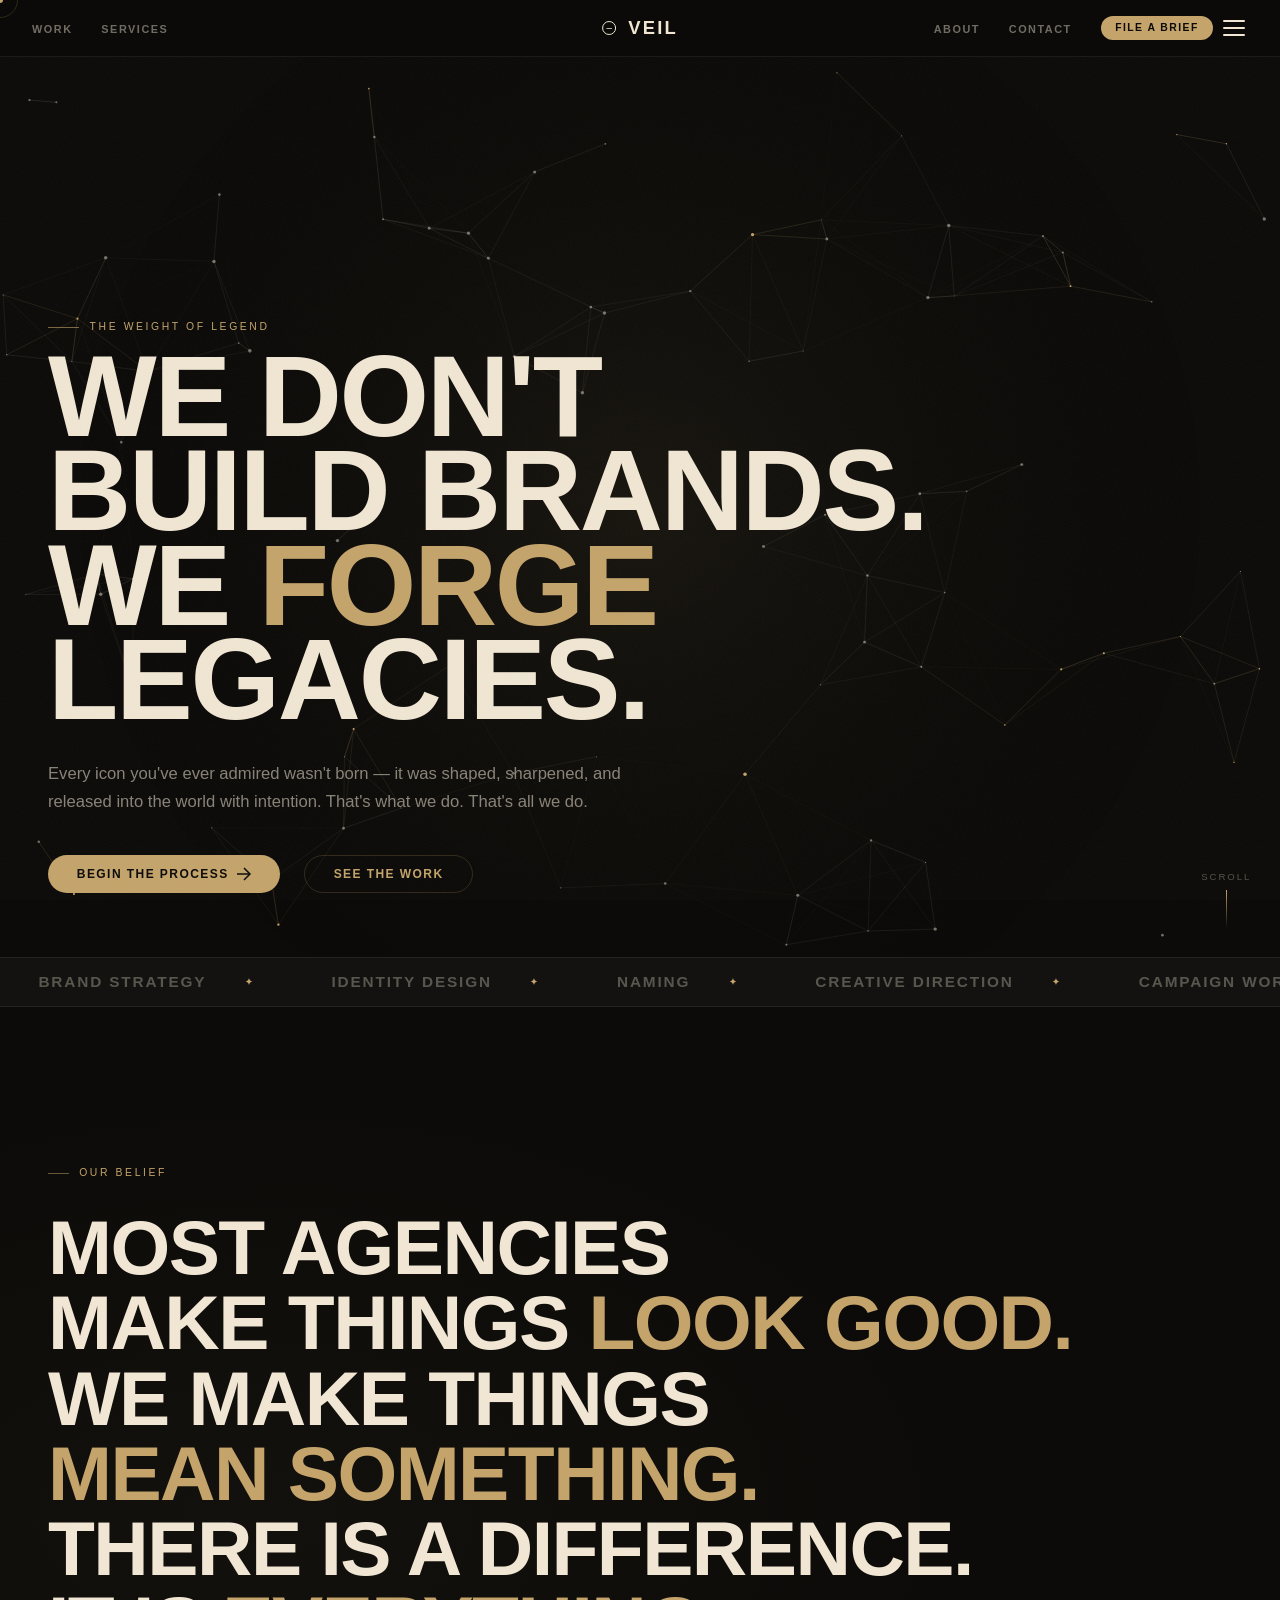
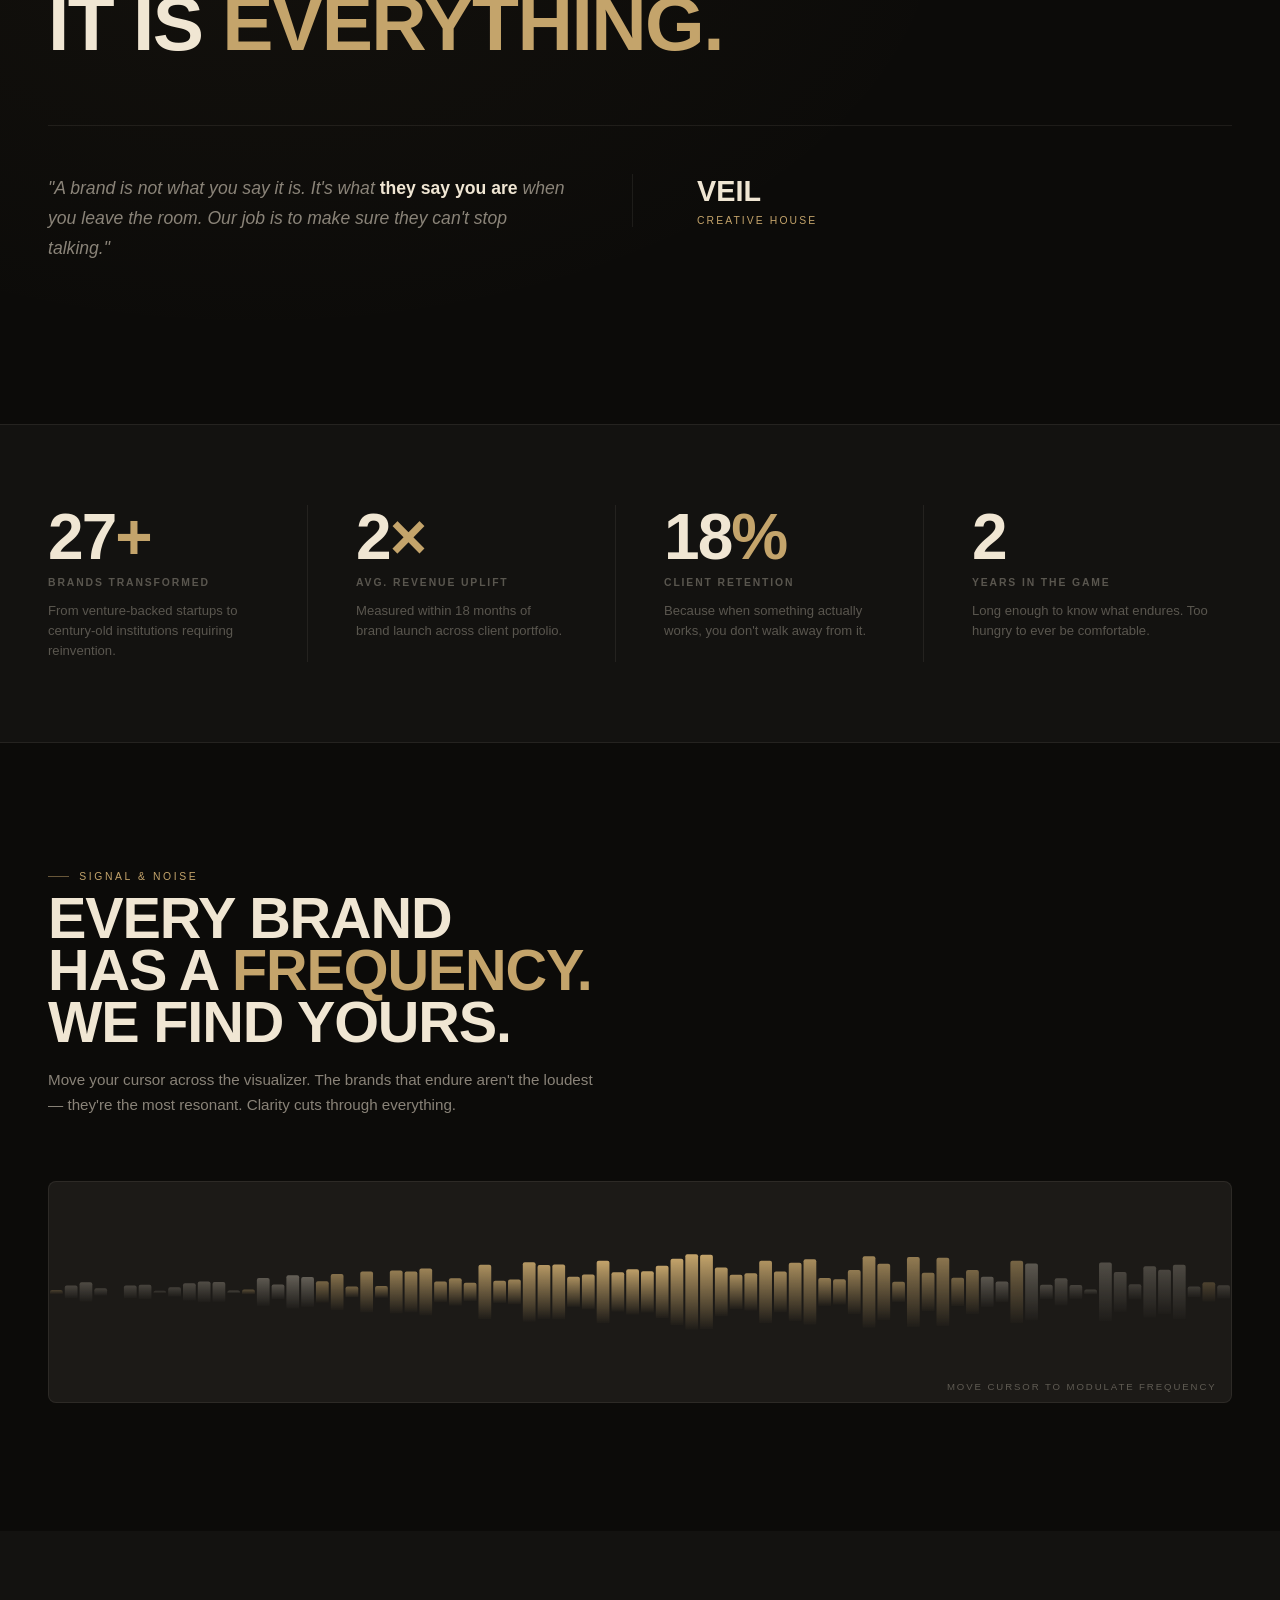
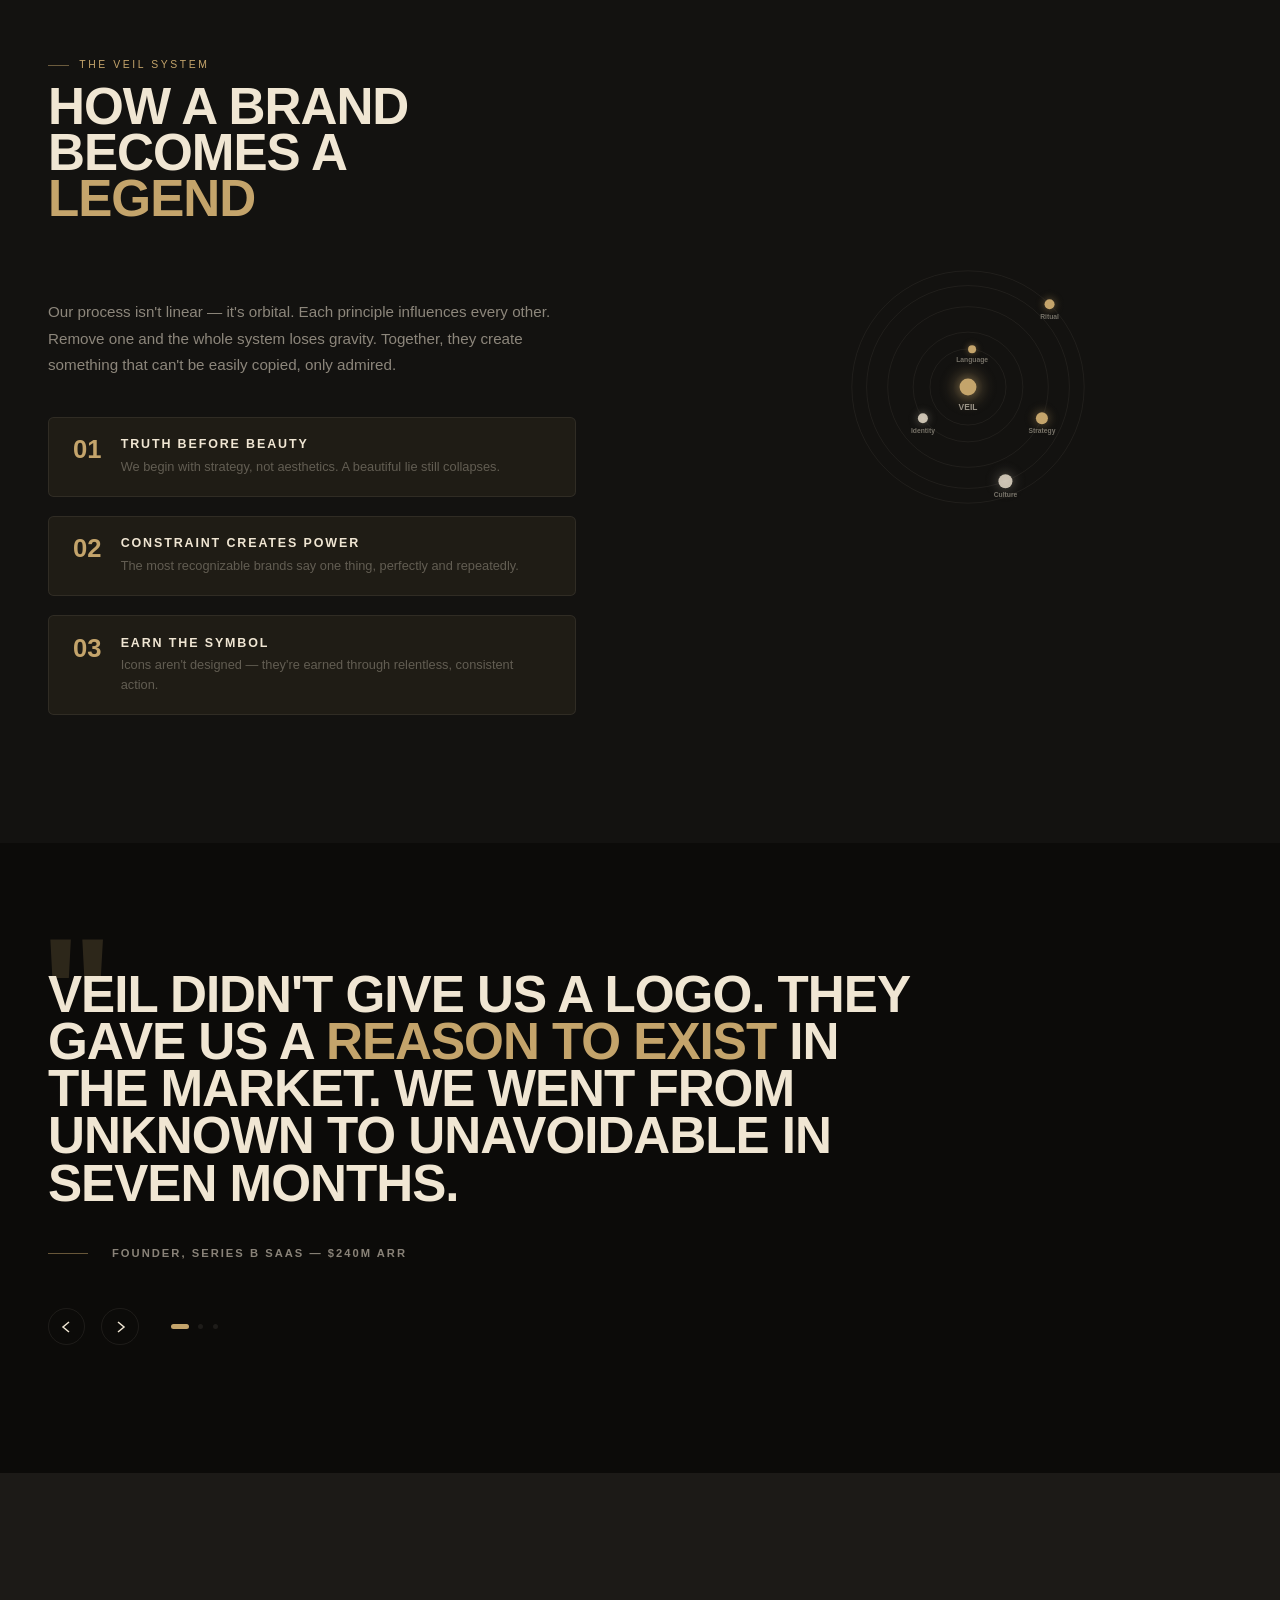
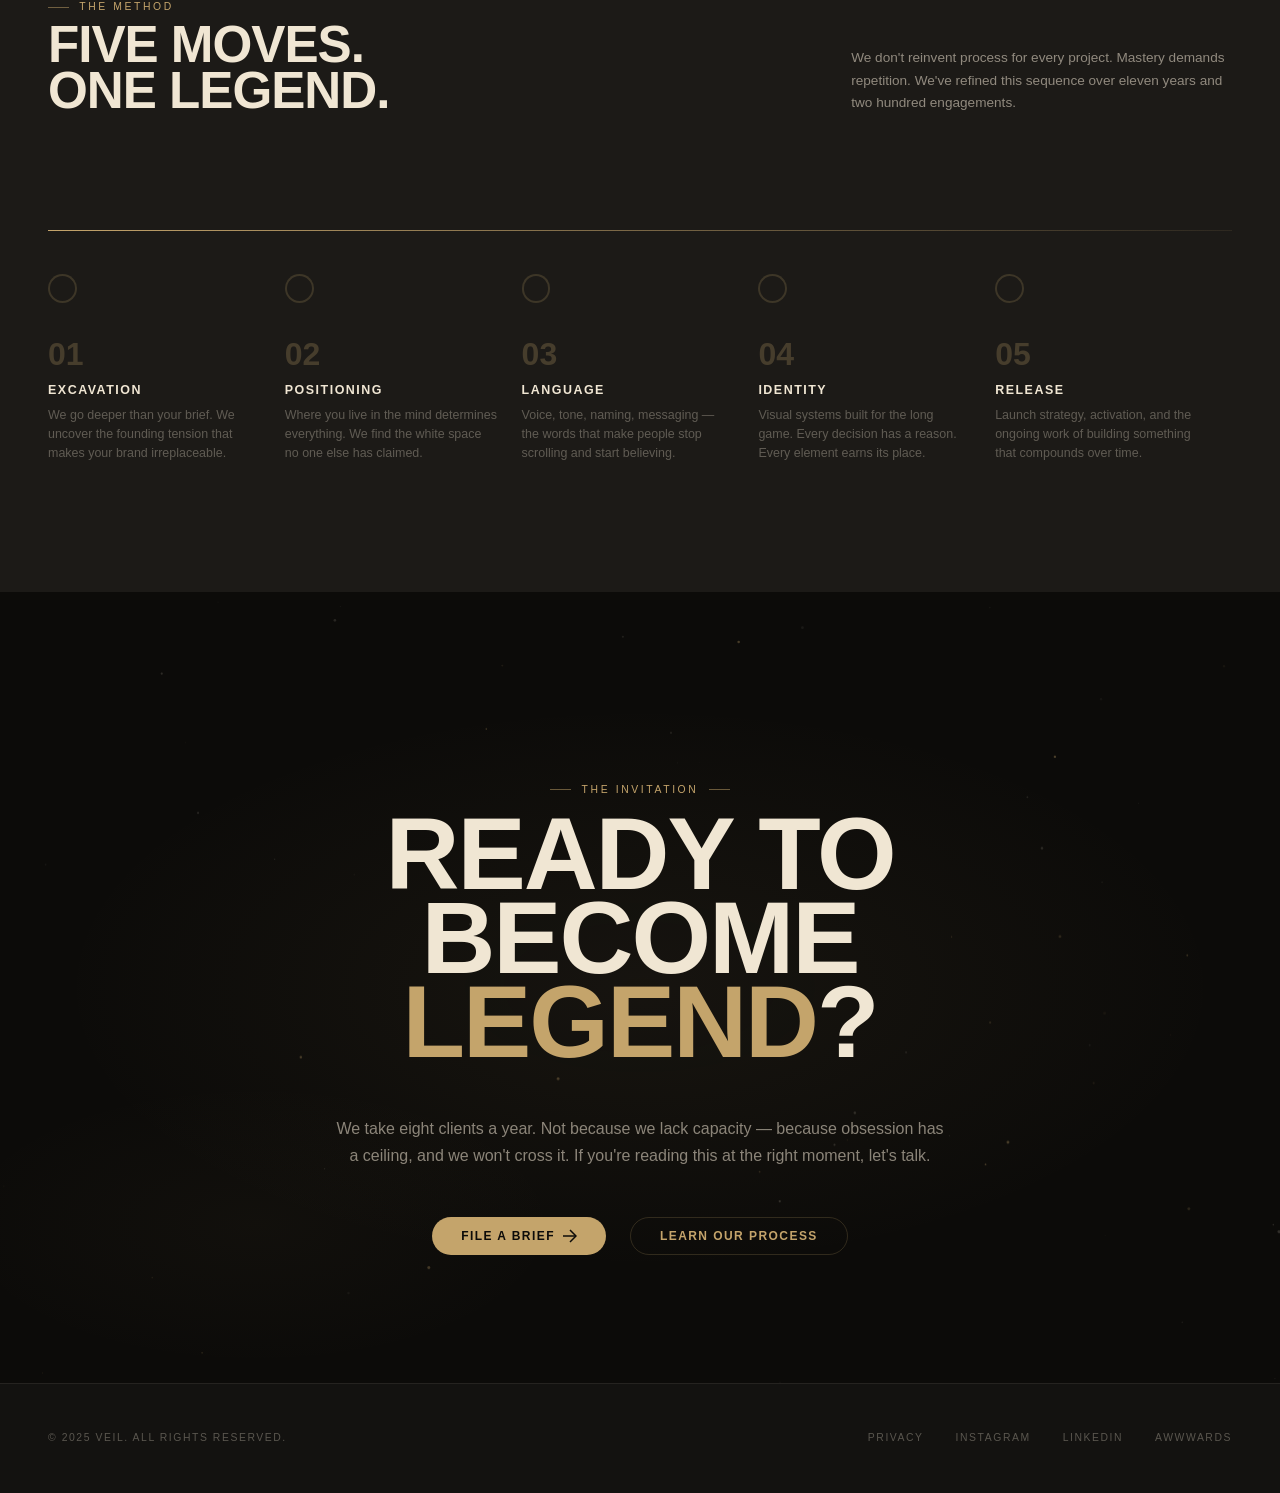
<file: experience.html>
<!DOCTYPE html>
<html lang="en">
<head>
<meta charset="UTF-8">
<meta name="viewport" content="width=device-width, initial-scale=1.0">
<title>VEIL — The Weight of Legend</title>
<style>
/* ─── BRAND TOKENS ─────────────────────────────── */
:root {
  --bg:          #0c0b09;
  --bg-mid:      #131210;
  --bg-lift:     #1c1a17;
  --bg-high:     #242018;
  --gold:        #c4a46b;
  --gold-lt:     #d4b87c;
  --gold-glow:   rgba(196,164,107,.07);
  --gold-border: rgba(196,164,107,.2);
  --gold-faint:  rgba(196,164,107,.1);
  --cream:       #f0e6d3;
  --cream-mid:   rgba(240,230,211,.55);
  --cream-dim:   rgba(240,230,211,.32);
  --cream-ghost: rgba(240,230,211,.08);
  --rule:        rgba(240,230,211,.08);
  --rule-mid:    rgba(240,230,211,.13);
  --ease:        cubic-bezier(.65,.01,.05,.99);
  --menu-padding: 2em;
}

/* ─── RESET ────────────────────────────────────── */
*,*::before,*::after { margin:0; padding:0; box-sizing:border-box; }
html { scroll-behavior:smooth; }
body {
  background:var(--bg); color:var(--cream);
  font-family:"PType Text",sans-serif;
  font-size:16px; font-weight:400; line-height:1.2;
  overflow-x:hidden;
  cursor:none;
}
a { text-decoration:none; color:inherit; }
ul { list-style:none; }
button { cursor:none; }

/* ─── FONTS ────────────────────────────────────── */
@font-face { font-family:"PType Display"; src:url("https://assets.website-files.com/60e4912ee7c15fb303f4c588/60e491f57f25e15bc971a03a_manuka-condensed-web-black.woff") format("woff"); font-weight:900; font-display:swap; }
@font-face { font-family:"PType Text"; src:url("https://assets.website-files.com/60e4912ee7c15fb303f4c588/60e492c541078e283f2bf759_soehne-web-kraftig.woff") format("woff"); font-weight:600; font-display:swap; }
@font-face { font-family:"PType Text"; src:url("https://assets.website-files.com/60e4912ee7c15fb303f4c588/60e492c5ed8ba9d6d959a06b_soehne-web-buch.woff") format("woff"); font-weight:400; font-display:swap; }
@font-face { font-family:"PP Neue Corp Tight"; src:url("https://cdn.prod.website-files.com/673af51dea86ab95d124c3ee/673b0f5784f7060c0ac05534_PPNeueCorp-TightUltrabold.otf") format("opentype"); font-weight:700; font-display:swap; }

/* ─── CUSTOM CURSOR ────────────────────────────── */
#cursor-dot {
  position:fixed; top:0; left:0; width:6px; height:6px;
  background:var(--gold); border-radius:50%;
  pointer-events:none; z-index:99999;
  transform:translate(-50%,-50%);
  transition:width .2s, height .2s, background .2s;
}
#cursor-ring {
  position:fixed; top:0; left:0; width:36px; height:36px;
  border:1px solid var(--gold-border);
  border-radius:50%; pointer-events:none; z-index:99998;
  transform:translate(-50%,-50%);
  transition:width .35s var(--ease), height .35s var(--ease), border-color .25s;
}
body.cursor-hover #cursor-dot { width:10px; height:10px; background:var(--gold-lt); }
body.cursor-hover #cursor-ring { width:56px; height:56px; border-color:var(--gold); }

/* ─── GRAIN OVERLAY ────────────────────────────── */
body::after {
  content:""; position:fixed; inset:0; pointer-events:none; z-index:9990; opacity:.032;
  background-image:url("data:image/svg+xml,%3Csvg viewBox='0 0 200 200' xmlns='http://www.w3.org/2000/svg'%3E%3Cfilter id='n'%3E%3CfeTurbulence type='fractalNoise' baseFrequency='0.85' numOctaves='4' stitchTiles='stitch'/%3E%3C/filter%3E%3Crect width='100%25' height='100%25' filter='url(%23n)'/%3E%3C/svg%3E");
  background-size:160px;
}

/* ═══════════════════════════════════════════════
   HEADER / NAV
═══════════════════════════════════════════════ */
.tt-header {
  position:sticky; top:0; left:0; right:0; z-index:10001;
  background:rgba(12,11,9,.88); backdrop-filter:blur(16px);
  border-bottom:1px solid var(--rule);
}
.tt-nav {
  display:flex; align-items:center; justify-content:space-between;
  height:3.5em; padding:0 2em; max-width:100%; margin:0 auto; position:relative;
}
.tt-nav-left { display:flex; align-items:center; gap:1.8em; flex:1; }
.tt-nav-left a, .tt-nav-right-links a {
  font-size:.68em; text-transform:uppercase; letter-spacing:.14em; font-weight:600;
  color:rgba(240,230,211,.45); transition:color .25s; position:relative; padding:.2em 0;
}
.tt-nav-left a:hover,.tt-nav-right-links a:hover { color:var(--cream); }
.tt-nav-left a::after,.tt-nav-right-links a::after {
  content:''; position:absolute; bottom:-.1em; left:0; width:100%; height:1px;
  background:var(--gold); transform:scaleX(0); transform-origin:right; transition:transform .4s var(--ease);
}
.tt-nav-left a:hover::after,.tt-nav-right-links a:hover::after { transform:scaleX(1); transform-origin:left; }
.tt-logo {
  position:absolute; left:50%; transform:translateX(-50%);
  font-family:"PP Neue Corp Tight",sans-serif; font-size:1.15em; font-weight:700;
  letter-spacing:.12em; text-transform:uppercase; color:var(--cream); white-space:nowrap;
  transition:color .25s;
}
.tt-logo:hover { color:var(--gold); }
.tt-logo-mark {
  display:inline-block; width:.9em; height:.9em; border:1.5px solid currentColor;
  border-radius:50%; vertical-align:middle; margin-right:.3em; margin-bottom:.1em;
  position:relative; overflow:hidden; font-size:.85em;
}
.tt-logo-mark::after {
  content:''; position:absolute; bottom:0; left:50%; transform:translateX(-50%);
  width:50%; height:50%; border-top:1.5px solid currentColor; clip-path:polygon(0 0,100% 0,50% 100%);
}
.tt-nav-right { display:flex; align-items:center; gap:1.8em; justify-content:flex-end; flex:1; }
.tt-nav-right-links { display:flex; align-items:center; gap:1.8em; }
.tt-nav-cta {
  font-size:.65em; font-weight:600; text-transform:uppercase; letter-spacing:.14em;
  padding:.55em 1.4em; border-radius:2em; background:var(--gold); color:var(--bg);
  transition:background .3s, transform .3s var(--ease); white-space:nowrap;
}
.tt-nav-cta:hover { background:var(--gold-lt); transform:translateY(-1px); }
.hamburger-btn {
  display:flex !important; align-items:center; justify-content:center;
  background:transparent; border:none; padding:.75em; margin-right:-.5em;
  color:var(--cream); z-index:10002; position:relative;
}
.hamburger { display:flex; flex-direction:column; justify-content:space-between; width:1.6em; height:1.15em; pointer-events:none; }
.hamburger-line { display:block; height:2px; width:100%; background:currentColor; border-radius:2px; transition:transform .35s,opacity .25s; }
.hamburger-btn[aria-expanded="true"] .hamburger-line:nth-child(1) { transform:translateY(.43em) rotate(45deg); }
.hamburger-btn[aria-expanded="true"] .hamburger-line:nth-child(2) { opacity:0; }
.hamburger-btn[aria-expanded="true"] .hamburger-line:nth-child(3) { transform:translateY(-.43em) rotate(-45deg); }

@media (max-width:1200px) {
  .tt-nav-left, .tt-nav-right-links, .tt-nav-cta { display:none; }
}

/* ═══════════════════════════════════════════════
   NAV MENU (SLIDE-IN)
═══════════════════════════════════════════════ */
.nav-menu {
  --menu-padding: 2em;
  display:none; position:fixed; inset:0;
  width:100%; height:100%; z-index:9999;
}
.nav-menu .overlay {
  position:absolute; inset:0; background:rgba(12,11,9,.75);
  backdrop-filter:blur(4px); z-index:0;
}
.nav-menu .menu {
  display:flex; flex-direction:column; justify-content:space-between;
  align-items:flex-start; width:35em; height:100%;
  margin-left:auto; position:relative; z-index:2;
  padding-top:calc(3*var(--menu-padding)); padding-bottom:var(--menu-padding);
  overflow:auto;
}
.menu-bg { position:absolute; inset:0; z-index:0; }
.bg-panel { position:absolute; inset:0; background:var(--bg); border-top-left-radius:1.25em; border-bottom-left-radius:1.25em; }
.bg-panel.first { background:var(--gold); }
.bg-panel.second { background:var(--bg-lift); }
.menu-inner { display:flex; flex-direction:column; justify-content:space-between; align-items:flex-start; height:100%; position:relative; z-index:1; overflow:auto; }
.menu-list { display:flex; flex-direction:column; width:100%; padding:0; }
.menu-list-item { position:relative; overflow:hidden; }
.menu-link { display:flex; padding:.75em 0 .75em var(--menu-padding); gap:.75em; width:100%; text-decoration:none; }
.menu-link-heading { font-family:"PP Neue Corp Tight",sans-serif; font-size:5.625em; font-weight:700; line-height:.75; text-transform:uppercase; color:var(--cream); position:relative; z-index:1; }
.menu-link-bg { position:absolute; inset:0; background:var(--gold); transform:scale3d(1,0,1); transform-origin:50% 100%; transition:transform .55s cubic-bezier(.65,.05,0,1); z-index:0; }
.menu-link:hover .menu-link-bg { transform:scale3d(1,1,1); }
.eyebrow { color:var(--gold); text-transform:uppercase; font-weight:400; position:relative; z-index:1; }
.menu-details { display:flex; flex-direction:column; gap:1.25em; padding-left:var(--menu-padding); }
.p-small { font-size:.875em; color:var(--cream-mid); }
.socials-row { display:flex; gap:1.5em; }
.text-link { color:var(--cream); text-decoration:none; }
#nav-close-btn {
  position:absolute; top:1.2em; right:1.5em; z-index:10002;
  background:transparent; border:none; width:2.8em; height:2.8em;
  display:flex; align-items:center; justify-content:center; color:var(--gold);
}

@media (max-width:767px) {
  .nav-menu .menu { width:100%; }
  .bg-panel { border-radius:0; }
}

/* ═══════════════════════════════════════════════
   SECTION 1 — CONSTELLATION HERO
═══════════════════════════════════════════════ */
.hero {
  position:relative; height:100vh; min-height:640px;
  display:flex; flex-direction:column; justify-content:flex-end;
  padding:0 3em 4em; overflow:hidden;
}
#constellation-canvas {
  position:absolute; inset:0; width:100%; height:100%; z-index:0;
}
.hero-content { position:relative; z-index:2; max-width:900px; }
.hero-eyebrow {
  font-size:.65em; text-transform:uppercase; letter-spacing:.25em;
  color:var(--gold); margin-bottom:1.5em;
  display:flex; align-items:center; gap:1em;
}
.hero-eyebrow::before { content:''; display:block; width:3em; height:1px; background:var(--gold); opacity:.6; }
.hero-headline {
  font-family:"PP Neue Corp Tight",sans-serif;
  font-size:clamp(4rem,9vw,9rem); font-weight:700;
  text-transform:uppercase; line-height:.82; letter-spacing:-.02em;
  color:var(--cream);
  clip-path:polygon(0 0,100% 0,100% 100%,0 100%);
}
.hero-headline .gold { color:var(--gold); }
.hero-sub {
  margin-top:2em; font-size:clamp(.85rem,1.3vw,1.1rem);
  color:var(--cream-mid); max-width:38em; line-height:1.65;
  font-weight:400;
}
.hero-ctas { display:flex; gap:1.5em; margin-top:2.5em; flex-wrap:wrap; }
.btn-primary {
  font-size:.75em; font-weight:700; text-transform:uppercase; letter-spacing:.12em;
  padding:.9em 2.4em; border-radius:3em; background:var(--gold); color:var(--bg);
  border:none; transition:background .3s, transform .3s var(--ease);
  display:inline-flex; align-items:center; gap:.7em;
}
.btn-primary:hover { background:var(--gold-lt); transform:translateY(-2px); }
.btn-ghost {
  font-size:.75em; font-weight:700; text-transform:uppercase; letter-spacing:.12em;
  padding:.9em 2.4em; border-radius:3em; border:1px solid var(--gold-border);
  color:var(--gold); background:transparent;
  transition:border-color .3s, background .3s, color .3s;
  display:inline-flex; align-items:center; gap:.7em;
}
.btn-ghost:hover { border-color:var(--gold); background:var(--gold-faint); color:var(--cream); }
.scroll-indicator {
  position:absolute; right:3em; bottom:3em; z-index:2;
  display:flex; flex-direction:column; align-items:center; gap:.8em;
  color:var(--cream-dim); font-size:.6em; letter-spacing:.2em; text-transform:uppercase;
}
.scroll-line {
  width:1px; height:4em; background:linear-gradient(to bottom,var(--gold),transparent);
  animation:scrollDrop 2s ease-in-out infinite;
}
@keyframes scrollDrop {
  0%,100% { opacity:.4; transform:scaleY(1); transform-origin:top; }
  50% { opacity:1; }
}

/* ═══════════════════════════════════════════════
   MARQUEE DIVIDER
═══════════════════════════════════════════════ */
.marquee-strip {
  border-top:1px solid var(--rule); border-bottom:1px solid var(--rule);
  padding:.9em 0; overflow:hidden; white-space:nowrap;
  background:var(--bg-mid);
}
.marquee-track {
  display:inline-flex; gap:0;
  animation:marquee 28s linear infinite;
}
.marquee-item {
  font-family:"PP Neue Corp Tight",sans-serif;
  font-size:clamp(.75rem,1.2vw,1rem); font-weight:700;
  text-transform:uppercase; letter-spacing:.12em;
  color:var(--cream-dim); padding:0 2.5em;
  display:inline-flex; align-items:center; gap:2.5em;
}
.marquee-item::after { content:'✦'; color:var(--gold); font-size:.6em; }
@keyframes marquee { from { transform:translateX(0); } to { transform:translateX(-50%); } }

/* ═══════════════════════════════════════════════
   SECTION 2 — MANIFESTO
═══════════════════════════════════════════════ */
.manifesto {
  padding:10em 3em 10em; position:relative; overflow:hidden;
}
.manifesto-bg {
  position:absolute; inset:0; z-index:0;
  background:radial-gradient(ellipse 80% 60% at 20% 50%, rgba(196,164,107,.04) 0%, transparent 70%);
}
.manifesto-content { position:relative; z-index:1; max-width:1200px; margin:0 auto; }
.manifesto-label {
  font-size:.65em; text-transform:uppercase; letter-spacing:.25em;
  color:var(--gold); margin-bottom:3em;
  display:flex; align-items:center; gap:1em;
}
.manifesto-label::before { content:''; display:block; width:2em; height:1px; background:var(--gold); opacity:.5; }
.manifesto-words {
  display:flex; flex-direction:column; gap:.1em;
}
.manifesto-line {
  font-family:"PP Neue Corp Tight",sans-serif;
  font-size:clamp(2.5rem,6vw,6.5rem); font-weight:700;
  text-transform:uppercase; line-height:.88; letter-spacing:-.02em;
  color:var(--cream-ghost);
  transition:color .6s var(--ease);
  padding:.04em 0;
}
.manifesto-line.lit { color:var(--cream); }
.manifesto-line span { color:var(--gold); }
.manifesto-aside {
  margin-top:4em; display:flex; align-items:flex-start; gap:4em;
  border-top:1px solid var(--rule); padding-top:3em;
  flex-wrap:wrap;
}
.manifesto-quote {
  flex:1; min-width:260px; font-size:1.1em; line-height:1.7;
  color:var(--cream-mid); font-weight:400; font-style:italic;
  max-width:520px;
}
.manifesto-quote strong { color:var(--cream); font-style:normal; font-weight:600; }
.manifesto-sig {
  flex:0 0 auto; display:flex; flex-direction:column; gap:.4em;
  padding-left:4em; border-left:1px solid var(--rule);
}
.sig-name { font-family:"PP Neue Corp Tight",sans-serif; font-size:1.8em; font-weight:700; text-transform:uppercase; color:var(--cream); }
.sig-role { font-size:.65em; text-transform:uppercase; letter-spacing:.2em; color:var(--gold); }

/* ═══════════════════════════════════════════════
   SECTION 3 — LIVE METRICS (counting numbers)
═══════════════════════════════════════════════ */
.metrics {
  background:var(--bg-mid); border-top:1px solid var(--rule); border-bottom:1px solid var(--rule);
  padding:5em 3em;
}
.metrics-inner { max-width:1200px; margin:0 auto; display:grid; grid-template-columns:repeat(4,1fr); gap:3em; }
.metric-card {
  display:flex; flex-direction:column; gap:.5em;
  padding-right:3em; border-right:1px solid var(--rule);
}
.metric-card:last-child { border-right:none; padding-right:0; }
.metric-num {
  font-family:"PP Neue Corp Tight",sans-serif;
  font-size:clamp(2.5rem,5vw,5rem); font-weight:700;
  color:var(--cream); line-height:1; letter-spacing:-.03em;
}
.metric-num .accent { color:var(--gold); }
.metric-label { font-size:.65em; text-transform:uppercase; letter-spacing:.18em; color:var(--cream-dim); font-weight:600; }
.metric-desc { font-size:.82em; color:var(--cream-dim); font-weight:400; line-height:1.55; margin-top:.25em; }

/* ═══════════════════════════════════════════════
   SECTION 4 — FREQUENCY VISUALIZER (interactive)
═══════════════════════════════════════════════ */
.frequency-section {
  padding:8em 3em; position:relative; overflow:hidden;
}
.freq-header { max-width:1200px; margin:0 auto 4em; }
.freq-eyebrow { font-size:.65em; text-transform:uppercase; letter-spacing:.25em; color:var(--gold); margin-bottom:1em; display:flex; align-items:center; gap:1em; }
.freq-eyebrow::before { content:''; display:block; width:2em; height:1px; background:var(--gold); opacity:.5; }
.freq-title { font-family:"PP Neue Corp Tight",sans-serif; font-size:clamp(2rem,4.5vw,4.5rem); font-weight:700; text-transform:uppercase; line-height:.9; letter-spacing:-.02em; }
.freq-subtitle { margin-top:1.2em; font-size:.95em; color:var(--cream-mid); max-width:36em; line-height:1.65; font-weight:400; }
.freq-canvas-wrap {
  max-width:1200px; margin:0 auto; position:relative;
  border:1px solid var(--rule); border-radius:.5em; overflow:hidden;
  background:var(--bg-lift);
}
#freq-canvas { display:block; width:100%; height:220px; cursor:none; }
.freq-label {
  position:absolute; bottom:1em; right:1.5em;
  font-size:.6em; text-transform:uppercase; letter-spacing:.2em;
  color:var(--cream-dim);
}

/* ═══════════════════════════════════════════════
   SECTION 5 — ORBITAL PHILOSOPHY
═══════════════════════════════════════════════ */
.orbital-section {
  padding:8em 3em; background:var(--bg-mid); overflow:hidden; position:relative;
}
.orbital-inner { max-width:1200px; margin:0 auto; display:grid; grid-template-columns:1fr 1fr; gap:8em; align-items:center; }
.orbital-text { position:relative; z-index:1; }
.orbital-eyebrow { font-size:.65em; text-transform:uppercase; letter-spacing:.25em; color:var(--gold); margin-bottom:1.2em; display:flex; align-items:center; gap:1em; }
.orbital-eyebrow::before { content:''; display:block; width:2em; height:1px; background:var(--gold); opacity:.5; }
.orbital-title { font-family:"PP Neue Corp Tight",sans-serif; font-size:clamp(2rem,4vw,4rem); font-weight:700; text-transform:uppercase; line-height:.9; letter-spacing:-.02em; margin-bottom:1.5em; }
.orbital-body { font-size:.95em; color:var(--cream-mid); line-height:1.75; font-weight:400; margin-bottom:2.5em; }
.orbital-pillars { display:flex; flex-direction:column; gap:1.2em; }
.pillar {
  display:flex; align-items:flex-start; gap:1.2em; padding:1.2em 1.5em;
  border:1px solid var(--rule); border-radius:.35em;
  background:var(--gold-glow);
  transition:border-color .3s, background .3s;
}
.pillar:hover { border-color:var(--gold-border); background:var(--gold-faint); }
.pillar-num { font-family:"PP Neue Corp Tight",sans-serif; font-size:1.6em; font-weight:700; color:var(--gold); line-height:1; flex-shrink:0; }
.pillar-text { display:flex; flex-direction:column; gap:.3em; }
.pillar-name { font-size:.78em; text-transform:uppercase; letter-spacing:.15em; font-weight:700; color:var(--cream); }
.pillar-desc { font-size:.8em; color:var(--cream-dim); line-height:1.55; font-weight:400; }

.orbital-vis { position:relative; display:flex; align-items:center; justify-content:center; }
#orbital-canvas { width:100%; max-width:480px; aspect-ratio:1; display:block; }

/* ═══════════════════════════════════════════════
   SECTION 6 — TESTIMONIAL CINEMATIC
═══════════════════════════════════════════════ */
.testi-cinema {
  padding:8em 3em; position:relative; overflow:hidden;
  background:var(--bg);
}
.testi-inner { max-width:1200px; margin:0 auto; }
.testi-track { position:relative; }
.testi-quote {
  display:none; flex-direction:column; gap:2.5em;
}
.testi-quote.active { display:flex; }
.testi-quote-mark {
  font-family:"PP Neue Corp Tight",sans-serif;
  font-size:clamp(5rem,12vw,12rem); font-weight:700;
  color:var(--gold); line-height:.7; opacity:.18;
  position:absolute; top:-.2em; left:-.05em; user-select:none;
}
.testi-words {
  font-family:"PP Neue Corp Tight",sans-serif;
  font-size:clamp(1.6rem,4vw,4rem); font-weight:700;
  text-transform:uppercase; line-height:.92; letter-spacing:-.02em;
  color:var(--cream); position:relative; z-index:1;
  max-width:900px;
}
.testi-words .hl { color:var(--gold); }
.testi-attr { display:flex; align-items:center; gap:1.5em; position:relative; z-index:1; }
.testi-divider { width:2.5em; height:1px; background:var(--gold); opacity:.5; }
.testi-name { font-size:.7em; text-transform:uppercase; letter-spacing:.18em; color:var(--cream-mid); font-weight:600; }
.testi-controls { display:flex; gap:1em; margin-top:3em; }
.testi-btn {
  width:2.8em; height:2.8em; border-radius:50%;
  border:1px solid var(--rule); background:transparent; color:var(--cream);
  display:flex; align-items:center; justify-content:center;
  transition:border-color .25s, background .25s;
  flex-shrink:0;
}
.testi-btn:hover { border-color:var(--gold); background:var(--gold-faint); }
.testi-dots { display:flex; gap:.6em; align-items:center; margin-left:1em; }
.testi-dot { width:5px; height:5px; border-radius:50%; background:var(--cream-ghost); transition:background .3s, width .3s; }
.testi-dot.active { background:var(--gold); width:18px; border-radius:3px; }

/* ═══════════════════════════════════════════════
   SECTION 7 — PROCESS TIMELINE
═══════════════════════════════════════════════ */
.process-section {
  padding:8em 3em; background:var(--bg-lift); overflow:hidden;
}
.process-inner { max-width:1200px; margin:0 auto; }
.process-header { display:flex; justify-content:space-between; align-items:flex-end; margin-bottom:5em; flex-wrap:wrap; gap:2em; }
.process-title-wrap {}
.process-eyebrow { font-size:.65em; text-transform:uppercase; letter-spacing:.25em; color:var(--gold); margin-bottom:.8em; display:flex; align-items:center; gap:1em; }
.process-eyebrow::before { content:''; display:block; width:2em; height:1px; background:var(--gold); opacity:.5; }
.process-title { font-family:"PP Neue Corp Tight",sans-serif; font-size:clamp(2rem,4vw,4rem); font-weight:700; text-transform:uppercase; line-height:.9; letter-spacing:-.02em; }
.process-note { font-size:.85em; color:var(--cream-mid); max-width:28em; line-height:1.65; font-weight:400; }
.process-steps { display:grid; grid-template-columns:repeat(5,1fr); gap:0; position:relative; }
.process-steps::before {
  content:''; position:absolute; top:2.2em; left:0; right:0; height:1px;
  background:linear-gradient(to right, var(--gold) 0%, rgba(196,164,107,.1) 100%);
}
.process-step { padding:5em 1.5em 0 0; position:relative; }
.step-node {
  width:1.8em; height:1.8em; border-radius:50%;
  background:var(--bg-lift); border:2px solid var(--gold-border);
  display:flex; align-items:center; justify-content:center;
  margin-bottom:2em; position:relative; z-index:1;
  transition:background .3s, border-color .3s;
}
.step-node::after {
  content:''; position:absolute; inset:3px; border-radius:50%;
  background:var(--gold); opacity:0; transition:opacity .3s;
}
.process-step:hover .step-node { border-color:var(--gold); }
.process-step:hover .step-node::after { opacity:1; }
.step-num { font-family:"PP Neue Corp Tight",sans-serif; font-size:2em; font-weight:700; color:var(--gold); opacity:.25; display:block; margin-bottom:.3em; }
.step-name { font-size:.78em; text-transform:uppercase; letter-spacing:.12em; font-weight:700; color:var(--cream); margin-bottom:.6em; }
.step-desc { font-size:.78em; color:var(--cream-dim); line-height:1.55; font-weight:400; }

/* ═══════════════════════════════════════════════
   SECTION 8 — ALTAR (CTA)
═══════════════════════════════════════════════ */
.altar {
  padding:12em 3em 8em; position:relative; overflow:hidden;
  background:var(--bg); text-align:center;
}
.altar-bg {
  position:absolute; inset:0; z-index:0;
  background:
    radial-gradient(ellipse 70% 55% at 50% 50%, rgba(196,164,107,.06) 0%, transparent 65%),
    radial-gradient(ellipse 40% 30% at 20% 80%, rgba(196,164,107,.03) 0%, transparent 60%);
}
#altar-canvas { position:absolute; inset:0; width:100%; height:100%; z-index:1; opacity:.6; }
.altar-content { position:relative; z-index:2; max-width:700px; margin:0 auto; }
.altar-eyebrow { font-size:.65em; text-transform:uppercase; letter-spacing:.25em; color:var(--gold); margin-bottom:1.5em; display:flex; align-items:center; justify-content:center; gap:1em; }
.altar-eyebrow::before,.altar-eyebrow::after { content:''; display:block; width:2em; height:1px; background:var(--gold); opacity:.5; }
.altar-title {
  font-family:"PP Neue Corp Tight",sans-serif;
  font-size:clamp(3rem,8vw,8rem); font-weight:700;
  text-transform:uppercase; line-height:.82; letter-spacing:-.02em;
  color:var(--cream); margin-bottom:.5em;
}
.altar-title span { color:var(--gold); }
.altar-sub { font-size:1em; color:var(--cream-mid); line-height:1.7; font-weight:400; margin-bottom:3em; max-width:38em; margin-left:auto; margin-right:auto; }
.altar-ctas { display:flex; gap:1.5em; justify-content:center; flex-wrap:wrap; }

/* ─── FOOTER ────────────────────────────────── */
.site-footer {
  background:var(--bg-mid); border-top:1px solid var(--rule);
  padding:3em 3em;
  display:flex; align-items:center; justify-content:space-between; flex-wrap:wrap; gap:2em;
}
.footer-copy { font-size:.65em; text-transform:uppercase; letter-spacing:.15em; color:var(--cream-dim); }
.footer-links { display:flex; gap:2em; }
.footer-links a { font-size:.65em; text-transform:uppercase; letter-spacing:.15em; color:var(--cream-dim); transition:color .2s; }
.footer-links a:hover { color:var(--gold); }

/* ─── SCROLL REVEAL ─────────────────────────── */
.rv {
  opacity:0; transform:translateY(2.5em);
  transition:opacity .8s var(--ease), transform .8s var(--ease);
}
.rv.in { opacity:1; transform:none; }
.d1 { transition-delay:.05s; }
.d2 { transition-delay:.15s; }
.d3 { transition-delay:.25s; }
.d4 { transition-delay:.35s; }

/* ─── MOBILE ────────────────────────────────── */
@media (max-width:900px) {
  .metrics-inner { grid-template-columns:1fr 1fr; }
  .metric-card:nth-child(2) { border-right:none; }
  .orbital-inner { grid-template-columns:1fr; gap:4em; }
  .orbital-vis { display:none; }
  .process-steps { grid-template-columns:1fr 1fr; }
  .process-steps::before { display:none; }
}
@media (max-width:640px) {
  .hero { padding:0 1.5em 3em; }
  .manifesto, .frequency-section, .orbital-section, .testi-cinema, .process-section, .altar { padding:5em 1.5em; }
  .metrics { padding:3.5em 1.5em; }
  .metrics-inner { grid-template-columns:1fr; }
  .metric-card { border-right:none; border-bottom:1px solid var(--rule); padding-bottom:2em; padding-right:0; }
  .metric-card:last-child { border-bottom:none; }
  .process-steps { grid-template-columns:1fr; }
  .manifesto-aside { flex-direction:column; gap:2em; }
  .manifesto-sig { border-left:none; padding-left:0; border-top:1px solid var(--rule); padding-top:2em; }
  .site-footer { flex-direction:column; text-align:center; }
}
</style>
</head>
<body>

<!-- ─── CURSOR ────────────────────────────────── -->
<div id="cursor-dot"></div>
<div id="cursor-ring"></div>

<!-- ═══════════════════════════════════════════════
     HEADER
═══════════════════════════════════════════════ -->
<header class="tt-header" id="tt-header">
  <nav class="tt-nav">
    <ul class="tt-nav-left">
      <li><a href="#">Work</a></li>
      <li><a href="#">Services</a></li>
    </ul>
    <a href="#" class="tt-logo">
      <span class="tt-logo-mark" aria-hidden="true"></span>
      VEIL
    </a>
    <div class="tt-nav-right">
      <ul class="tt-nav-right-links">
        <li><a href="#">About</a></li>
        <li><a href="#">Contact</a></li>
      </ul>
      <a href="#" class="tt-nav-cta">File a Brief</a>
    </div>
    <button class="hamburger-btn" type="button" data-menu-toggle aria-label="Open menu" aria-expanded="false">
      <span class="hamburger" aria-hidden="true">
        <span class="hamburger-line"></span>
        <span class="hamburger-line"></span>
        <span class="hamburger-line"></span>
      </span>
    </button>
  </nav>
</header>

<!-- ═══════════════════════════════════════════════
     NAV MENU
═══════════════════════════════════════════════ -->
<div class="nav-menu" data-nav="closed">
  <div class="overlay" data-menu-toggle></div>
  <nav class="menu">
    <div class="menu-bg">
      <div class="bg-panel first"></div>
      <div class="bg-panel second"></div>
      <div class="bg-panel"></div>
    </div>
    <div class="menu-inner">
      <ul class="menu-list">
        <li class="menu-list-item"><a href="#" class="menu-link"><p class="menu-link-heading">Home</p><p class="eyebrow">00</p><div class="menu-link-bg"></div></a></li>
        <li class="menu-list-item"><a href="#" class="menu-link"><p class="menu-link-heading">Work</p><p class="eyebrow">01</p><div class="menu-link-bg"></div></a></li>
        <li class="menu-list-item"><a href="#" class="menu-link"><p class="menu-link-heading">Services</p><p class="eyebrow">02</p><div class="menu-link-bg"></div></a></li>
        <li class="menu-list-item"><a href="#" class="menu-link"><p class="menu-link-heading">About</p><p class="eyebrow">03</p><div class="menu-link-bg"></div></a></li>
        <li class="menu-list-item"><a href="#" class="menu-link"><p class="menu-link-heading">Contact</p><p class="eyebrow">04</p><div class="menu-link-bg"></div></a></li>
      </ul>
      <div class="menu-details">
        <p class="p-small">Follow the obsession</p>
        <div class="socials-row">
          <a href="#" class="text-link p-small">Instagram</a>
          <a href="#" class="text-link p-small">LinkedIn</a>
          <a href="#" class="text-link p-small">Awwwards</a>
        </div>
      </div>
    </div>
  </nav>
  <button id="nav-close-btn" aria-label="Close menu">
    <svg width="22" height="22" viewBox="0 0 22 22" fill="none" stroke="currentColor" stroke-width="2" stroke-linecap="round">
      <line x1="2" y1="2" x2="20" y2="20"/><line x1="20" y1="2" x2="2" y2="20"/>
    </svg>
  </button>
</div>

<!-- ═══════════════════════════════════════════════
     HERO — CONSTELLATION
═══════════════════════════════════════════════ -->
<section class="hero">
  <canvas id="constellation-canvas"></canvas>
  <div class="hero-content">
    <p class="hero-eyebrow rv d1">The Weight of Legend</p>
    <h1 class="hero-headline rv d2">
      We don't<br>build brands.<br>We <span class="gold">forge</span><br>legacies.
    </h1>
    <p class="hero-sub rv d3">Every icon you've ever admired wasn't born — it was shaped, sharpened, and released into the world with intention. That's what we do. That's all we do.</p>
    <div class="hero-ctas rv d4">
      <a href="#" class="btn-primary">Begin the process
        <svg width="14" height="14" viewBox="0 0 14 14" fill="none" stroke="currentColor" stroke-width="1.5"><line x1="0" y1="7" x2="13" y2="7"/><polyline points="7,1 13,7 7,13"/></svg>
      </a>
      <a href="#" class="btn-ghost">See the work</a>
    </div>
  </div>
  <div class="scroll-indicator">
    <span>Scroll</span>
    <div class="scroll-line"></div>
  </div>
</section>

<!-- ═══════════════════════════════════════════════
     MARQUEE
═══════════════════════════════════════════════ -->
<div class="marquee-strip" aria-hidden="true">
  <div class="marquee-track">
    <span class="marquee-item">Brand Strategy</span>
    <span class="marquee-item">Identity Design</span>
    <span class="marquee-item">Naming</span>
    <span class="marquee-item">Creative Direction</span>
    <span class="marquee-item">Campaign Work</span>
    <span class="marquee-item">Brand Strategy</span>
    <span class="marquee-item">Identity Design</span>
    <span class="marquee-item">Naming</span>
    <span class="marquee-item">Creative Direction</span>
    <span class="marquee-item">Campaign Work</span>
    <span class="marquee-item">Brand Strategy</span>
    <span class="marquee-item">Identity Design</span>
    <span class="marquee-item">Naming</span>
    <span class="marquee-item">Creative Direction</span>
    <span class="marquee-item">Campaign Work</span>
  </div>
</div>

<!-- ═══════════════════════════════════════════════
     MANIFESTO
═══════════════════════════════════════════════ -->
<section class="manifesto">
  <div class="manifesto-bg"></div>
  <div class="manifesto-content">
    <p class="manifesto-label rv">Our belief</p>
    <div class="manifesto-words" id="manifesto-words">
      <div class="manifesto-line">Most agencies</div>
      <div class="manifesto-line">make things <span>look good.</span></div>
      <div class="manifesto-line">We make things</div>
      <div class="manifesto-line"><span>mean something.</span></div>
      <div class="manifesto-line">There is a difference.</div>
      <div class="manifesto-line">It is <span>everything.</span></div>
    </div>
    <div class="manifesto-aside rv d2">
      <p class="manifesto-quote">
        "A brand is not what you say it is. It's what <strong>they say you are</strong> when you leave the room. Our job is to make sure they can't stop talking."
      </p>
      <div class="manifesto-sig">
        <span class="sig-name">VEIL</span>
        <span class="sig-role">Creative House</span>
      </div>
    </div>
  </div>
</section>

<!-- ═══════════════════════════════════════════════
     METRICS
═══════════════════════════════════════════════ -->
<section class="metrics">
  <div class="metrics-inner">
    <div class="metric-card rv d1">
      <div class="metric-num"><span class="count" data-target="147">0</span><span class="accent">+</span></div>
      <div class="metric-label">Brands Transformed</div>
      <div class="metric-desc">From venture-backed startups to century-old institutions requiring reinvention.</div>
    </div>
    <div class="metric-card rv d2">
      <div class="metric-num"><span class="count" data-target="12">0</span><span class="accent">×</span></div>
      <div class="metric-label">Avg. Revenue Uplift</div>
      <div class="metric-desc">Measured within 18 months of brand launch across client portfolio.</div>
    </div>
    <div class="metric-card rv d3">
      <div class="metric-num"><span class="count" data-target="94">0</span><span class="accent">%</span></div>
      <div class="metric-label">Client Retention</div>
      <div class="metric-desc">Because when something actually works, you don't walk away from it.</div>
    </div>
    <div class="metric-card rv d4">
      <div class="metric-num"><span class="count" data-target="11">0</span></div>
      <div class="metric-label">Years in the Game</div>
      <div class="metric-desc">Long enough to know what endures. Too hungry to ever be comfortable.</div>
    </div>
  </div>
</section>

<!-- ═══════════════════════════════════════════════
     FREQUENCY VISUALIZER
═══════════════════════════════════════════════ -->
<section class="frequency-section">
  <div class="freq-header">
    <p class="freq-eyebrow rv">Signal & Noise</p>
    <h2 class="freq-title rv d1">Every brand<br>has a <em style="font-style:normal;color:var(--gold)">frequency.</em><br>We find yours.</h2>
    <p class="freq-subtitle rv d2">Move your cursor across the visualizer. The brands that endure aren't the loudest — they're the most resonant. Clarity cuts through everything.</p>
  </div>
  <div class="freq-canvas-wrap rv d3">
    <canvas id="freq-canvas"></canvas>
    <div class="freq-label">Move cursor to modulate frequency</div>
  </div>
</section>

<!-- ═══════════════════════════════════════════════
     ORBITAL
═══════════════════════════════════════════════ -->
<section class="orbital-section">
  <div class="orbital-inner">
    <div class="orbital-text rv">
      <p class="orbital-eyebrow">The VEIL System</p>
      <h2 class="orbital-title">How a brand<br>becomes a<br><span style="color:var(--gold)">legend</span></h2>
      <p class="orbital-body">Our process isn't linear — it's orbital. Each principle influences every other. Remove one and the whole system loses gravity. Together, they create something that can't be easily copied, only admired.</p>
      <div class="orbital-pillars">
        <div class="pillar rv d1">
          <span class="pillar-num">01</span>
          <div class="pillar-text">
            <span class="pillar-name">Truth Before Beauty</span>
            <span class="pillar-desc">We begin with strategy, not aesthetics. A beautiful lie still collapses.</span>
          </div>
        </div>
        <div class="pillar rv d2">
          <span class="pillar-num">02</span>
          <div class="pillar-text">
            <span class="pillar-name">Constraint Creates Power</span>
            <span class="pillar-desc">The most recognizable brands say one thing, perfectly and repeatedly.</span>
          </div>
        </div>
        <div class="pillar rv d3">
          <span class="pillar-num">03</span>
          <div class="pillar-text">
            <span class="pillar-name">Earn the Symbol</span>
            <span class="pillar-desc">Icons aren't designed — they're earned through relentless, consistent action.</span>
          </div>
        </div>
      </div>
    </div>
    <div class="orbital-vis">
      <canvas id="orbital-canvas"></canvas>
    </div>
  </div>
</section>

<!-- ═══════════════════════════════════════════════
     TESTIMONIALS
═══════════════════════════════════════════════ -->
<section class="testi-cinema">
  <div class="testi-inner">
    <div class="testi-track" id="testi-track">

      <div class="testi-quote active" data-index="0">
        <div class="testi-quote-mark" aria-hidden="true">"</div>
        <p class="testi-words">VEIL didn't give us a logo. They gave us a <span class="hl">reason to exist</span> in the market. We went from unknown to unavoidable in seven months.</p>
        <div class="testi-attr">
          <div class="testi-divider"></div>
          <span class="testi-name">Founder, Series B SaaS — $240M ARR</span>
        </div>
      </div>

      <div class="testi-quote" data-index="1">
        <div class="testi-quote-mark" aria-hidden="true">"</div>
        <p class="testi-words">We had the product. We had the market. We didn't have the <span class="hl">language</span>. VEIL found the words that made the world take notice.</p>
        <div class="testi-attr">
          <div class="testi-divider"></div>
          <span class="testi-name">CMO, Global CPG Brand — 40+ markets</span>
        </div>
      </div>

      <div class="testi-quote" data-index="2">
        <div class="testi-quote-mark" aria-hidden="true">"</div>
        <p class="testi-words">Every agency promises transformation. VEIL is the <span class="hl">only one</span> that delivered it. Our acquisition valuation tripled post-rebrand.</p>
        <div class="testi-attr">
          <div class="testi-divider"></div>
          <span class="testi-name">CEO, Acquired Tech Co. — 3× valuation</span>
        </div>
      </div>

    </div>
    <div class="testi-controls">
      <button class="testi-btn" id="testi-prev" aria-label="Previous">
        <svg width="16" height="16" viewBox="0 0 16 16" fill="none" stroke="currentColor" stroke-width="1.5"><polyline points="10,3 4,8 10,13"/></svg>
      </button>
      <button class="testi-btn" id="testi-next" aria-label="Next">
        <svg width="16" height="16" viewBox="0 0 16 16" fill="none" stroke="currentColor" stroke-width="1.5"><polyline points="6,3 12,8 6,13"/></svg>
      </button>
      <div class="testi-dots" id="testi-dots">
        <div class="testi-dot active"></div>
        <div class="testi-dot"></div>
        <div class="testi-dot"></div>
      </div>
    </div>
  </div>
</section>

<!-- ═══════════════════════════════════════════════
     PROCESS
═══════════════════════════════════════════════ -->
<section class="process-section">
  <div class="process-inner">
    <div class="process-header">
      <div class="process-title-wrap">
        <p class="process-eyebrow rv">The Method</p>
        <h2 class="process-title rv d1">Five moves.<br>One legend.</h2>
      </div>
      <p class="process-note rv d2">We don't reinvent process for every project. Mastery demands repetition. We've refined this sequence over eleven years and two hundred engagements.</p>
    </div>
    <div class="process-steps">
      <div class="process-step rv d1">
        <div class="step-node"></div>
        <span class="step-num">01</span>
        <div class="step-name">Excavation</div>
        <div class="step-desc">We go deeper than your brief. We uncover the founding tension that makes your brand irreplaceable.</div>
      </div>
      <div class="process-step rv d2">
        <div class="step-node"></div>
        <span class="step-num">02</span>
        <div class="step-name">Positioning</div>
        <div class="step-desc">Where you live in the mind determines everything. We find the white space no one else has claimed.</div>
      </div>
      <div class="process-step rv d3">
        <div class="step-node"></div>
        <span class="step-num">03</span>
        <div class="step-name">Language</div>
        <div class="step-desc">Voice, tone, naming, messaging — the words that make people stop scrolling and start believing.</div>
      </div>
      <div class="process-step rv d4">
        <div class="step-node"></div>
        <span class="step-num">04</span>
        <div class="step-name">Identity</div>
        <div class="step-desc">Visual systems built for the long game. Every decision has a reason. Every element earns its place.</div>
      </div>
      <div class="process-step rv" style="transition-delay:.45s">
        <div class="step-node"></div>
        <span class="step-num">05</span>
        <div class="step-name">Release</div>
        <div class="step-desc">Launch strategy, activation, and the ongoing work of building something that compounds over time.</div>
      </div>
    </div>
  </div>
</section>

<!-- ═══════════════════════════════════════════════
     ALTAR — CTA
═══════════════════════════════════════════════ -->
<section class="altar">
  <div class="altar-bg"></div>
  <canvas id="altar-canvas"></canvas>
  <div class="altar-content">
    <p class="altar-eyebrow rv">The invitation</p>
    <h2 class="altar-title rv d1">Ready to<br>become<br><span>legend</span>?</h2>
    <p class="altar-sub rv d2">We take eight clients a year. Not because we lack capacity — because obsession has a ceiling, and we won't cross it. If you're reading this at the right moment, let's talk.</p>
    <div class="altar-ctas rv d3">
      <a href="#" class="btn-primary">File a brief
        <svg width="14" height="14" viewBox="0 0 14 14" fill="none" stroke="currentColor" stroke-width="1.5"><line x1="0" y1="7" x2="13" y2="7"/><polyline points="7,1 13,7 7,13"/></svg>
      </a>
      <a href="#" class="btn-ghost">Learn our process</a>
    </div>
  </div>
</section>

<!-- ─── FOOTER ─────────────────────────────────── -->
<footer class="site-footer">
  <span class="footer-copy">© 2025 VEIL. All rights reserved.</span>
  <nav class="footer-links">
    <a href="#">Privacy</a>
    <a href="#">Instagram</a>
    <a href="#">LinkedIn</a>
    <a href="#">Awwwards</a>
  </nav>
</footer>

<!-- ═══════════════════════════════════════════════
     SCRIPTS
═══════════════════════════════════════════════ -->
<script src="https://cdn.jsdelivr.net/npm/gsap@3.12.5/dist/gsap.min.js"></script>
<script>
(function(){
'use strict';

/* ─── CUSTOM CURSOR ───────────────────────────── */
const dot  = document.getElementById('cursor-dot');
const ring = document.getElementById('cursor-ring');
let mx=0, my=0, rx=0, ry=0;
document.addEventListener('mousemove', e => { mx=e.clientX; my=e.clientY; });
(function animCursor(){
  rx += (mx-rx)*.12; ry += (my-ry)*.12;
  dot.style.left  = mx+'px'; dot.style.top  = my+'px';
  ring.style.left = rx+'px'; ring.style.top = ry+'px';
  requestAnimationFrame(animCursor);
})();
document.querySelectorAll('a,button,.pillar,.process-step').forEach(el => {
  el.addEventListener('mouseenter', () => document.body.classList.add('cursor-hover'));
  el.addEventListener('mouseleave', () => document.body.classList.remove('cursor-hover'));
});

/* ─── NAV MENU ────────────────────────────────── */
const nav    = document.querySelector('.nav-menu');
const btn    = document.querySelector('.hamburger-btn');
const closeB = document.getElementById('nav-close-btn');
if (nav && btn) {
  document.body.appendChild(nav);
  Object.assign(nav.style, { position:'fixed', inset:'0', width:'100%', height:'100%', zIndex:'9999', display:'none' });

  const menu   = nav.querySelector('.menu');
  const overlay= nav.querySelector('.overlay');
  const panels = nav.querySelectorAll('.bg-panel');
  const links  = nav.querySelectorAll('.menu-link');

  const openMenu = () => {
    nav.style.display = 'block'; nav.setAttribute('data-nav','open');
    btn.setAttribute('aria-expanded','true');
    document.body.style.overflow = 'hidden';
    gsap.set(menu, {xPercent:110});
    gsap.set(panels, {xPercent:101});
    gsap.to(overlay, {autoAlpha:1, duration:.4});
    gsap.to(panels,  {xPercent:0, stagger:.1, duration:.5, ease:'power3.out'});
    gsap.to(menu,    {xPercent:0, duration:.55, ease:'power3.out'});
    gsap.fromTo(links,{yPercent:120},{yPercent:0,stagger:.05,duration:.55,delay:.25,ease:'power3.out'});
  };
  const closeMenu = () => {
    btn.setAttribute('aria-expanded','false');
    document.body.style.overflow = '';
    gsap.to(overlay, {autoAlpha:0, duration:.3});
    gsap.to(menu,    {xPercent:110, duration:.45, ease:'power3.in', onComplete:()=>{ nav.style.display='none'; nav.setAttribute('data-nav','closed'); }});
  };

  document.querySelectorAll('[data-menu-toggle]').forEach(t => t.addEventListener('click', () => nav.getAttribute('data-nav')==='open' ? closeMenu() : openMenu()));
  btn.addEventListener('click', () => nav.getAttribute('data-nav')==='open' ? closeMenu() : openMenu());
  if (closeB) closeB.addEventListener('click', closeMenu);
  document.addEventListener('keydown', e => { if(e.key==='Escape') closeMenu(); });
}

/* ─── SCROLL REVEAL ───────────────────────────── */
const observer = new IntersectionObserver(entries => {
  entries.forEach(en => { if(en.isIntersecting) { en.target.classList.add('in'); observer.unobserve(en.target); } });
}, { threshold:.15 });
document.querySelectorAll('.rv').forEach(el => observer.observe(el));

/* ─── MANIFESTO SCROLL LIT ────────────────────── */
const mLines = document.querySelectorAll('.manifesto-line');
const mObserver = new IntersectionObserver(entries => {
  entries.forEach(en => { if(en.isIntersecting) en.target.classList.add('lit'); });
}, { threshold:.6 });
mLines.forEach(l => mObserver.observe(l));

/* ─── COUNTER ANIMATION ───────────────────────── */
const countEls = document.querySelectorAll('.count');
const countObserver = new IntersectionObserver(entries => {
  entries.forEach(en => {
    if(!en.isIntersecting) return;
    const el = en.target, target = +el.dataset.target;
    let start = 0; const dur = 1800, step = 16;
    const timer = setInterval(() => {
      start += step;
      el.textContent = Math.min(Math.round(target * start/dur), target);
      if(start >= dur) clearInterval(timer);
    }, step);
    countObserver.unobserve(el);
  });
}, { threshold:.5 });
countEls.forEach(el => countObserver.observe(el));

/* ─── TESTIMONIAL SLIDER ──────────────────────── */
const quotes = document.querySelectorAll('.testi-quote');
const dots   = document.querySelectorAll('.testi-dot');
let current  = 0;
const showTesti = (idx) => {
  quotes.forEach(q => q.classList.remove('active'));
  dots.forEach(d => d.classList.remove('active'));
  quotes[idx].classList.add('active');
  dots[idx].classList.add('active');
  current = idx;
};
document.getElementById('testi-next').addEventListener('click', () => showTesti((current+1)%quotes.length));
document.getElementById('testi-prev').addEventListener('click', () => showTesti((current-1+quotes.length)%quotes.length));
setInterval(() => showTesti((current+1)%quotes.length), 6000);

/* ─── CONSTELLATION CANVAS ────────────────────── */
(function(){
  const canvas = document.getElementById('constellation-canvas');
  const ctx    = canvas.getContext('2d');
  let W, H, nodes=[], mx=.5, my=.5;
  const N = 90;

  const resize = () => {
    W = canvas.width  = canvas.offsetWidth;
    H = canvas.height = canvas.offsetHeight;
  };
  resize();
  window.addEventListener('resize', () => { resize(); });

  canvas.closest('.hero').addEventListener('mousemove', e => {
    const r = canvas.getBoundingClientRect();
    mx = (e.clientX - r.left) / W;
    my = (e.clientY - r.top)  / H;
  });

  for(let i=0;i<N;i++) {
    nodes.push({
      x: Math.random()*W, y: Math.random()*H,
      vx:(Math.random()-.5)*.18, vy:(Math.random()-.5)*.18,
      r: Math.random()*1.4+.4,
      gold: Math.random() < .18,
    });
  }

  const gold = '#c4a46b', cream='rgba(240,230,211,';
  const LINK = 160;

  const draw = () => {
    ctx.clearRect(0,0,W,H);

    // Radial glow at cursor
    const gx=mx*W, gy=my*H;
    const grad = ctx.createRadialGradient(gx,gy,0,gx,gy,W*.45);
    grad.addColorStop(0,'rgba(196,164,107,.07)');
    grad.addColorStop(1,'transparent');
    ctx.fillStyle=grad; ctx.fillRect(0,0,W,H);

    nodes.forEach(n => {
      n.x += n.vx + (mx-.5)*.12;
      n.y += n.vy + (my-.5)*.06;
      if(n.x<0) n.x=W; if(n.x>W) n.x=0;
      if(n.y<0) n.y=H; if(n.y>H) n.y=0;
    });

    // connections
    for(let i=0;i<nodes.length;i++) {
      for(let j=i+1;j<nodes.length;j++) {
        const a=nodes[i], b=nodes[j];
        const dx=a.x-b.x, dy=a.y-b.y, d=Math.sqrt(dx*dx+dy*dy);
        if(d>LINK) continue;
        const op = (1-d/LINK)*.22;
        ctx.beginPath();
        ctx.moveTo(a.x,a.y); ctx.lineTo(b.x,b.y);
        ctx.strokeStyle = (a.gold||b.gold) ? `rgba(196,164,107,${op*2})` : `rgba(240,230,211,${op})`;
        ctx.lineWidth=.6;
        ctx.stroke();
      }
    }

    // nodes
    nodes.forEach(n => {
      ctx.beginPath();
      ctx.arc(n.x,n.y,n.r,0,Math.PI*2);
      ctx.fillStyle = n.gold ? gold : cream+'.45)';
      ctx.fill();
    });

    requestAnimationFrame(draw);
  };
  draw();
})();

/* ─── FREQUENCY VISUALIZER ────────────────────── */
(function(){
  const canvas = document.getElementById('freq-canvas');
  if(!canvas) return;
  const ctx = canvas.getContext('2d');
  let W, H, mx=.5, my=.5;
  const BARS = 80;
  let phases = Array.from({length:BARS}, (_,i) => Math.random()*Math.PI*2);
  let speeds = Array.from({length:BARS}, (_,i) => .012 + Math.random()*.018);

  const resize = () => { W=canvas.width=canvas.offsetWidth; H=canvas.height=canvas.offsetHeight; };
  resize();
  window.addEventListener('resize', resize);

  canvas.addEventListener('mousemove', e => {
    const r=canvas.getBoundingClientRect();
    mx=(e.clientX-r.left)/W; my=(e.clientY-r.top)/H;
  });
  canvas.addEventListener('mouseleave', () => { mx=.5; my=.5; });

  const gold='#c4a46b', cream='rgba(240,230,211,';

  const draw = () => {
    ctx.clearRect(0,0,W,H);
    const bw = W/BARS;
    const amp = H*.38 * (1 - my*.5);
    const focus = mx;

    for(let i=0;i<BARS;i++) {
      phases[i] += speeds[i];
      const t = i/BARS;
      const dist = Math.abs(t - focus);
      const resonance = Math.max(0, 1 - dist*2.5);
      const wave = Math.sin(phases[i] + i*.18) * .5 + .5;
      const h = (wave * amp + resonance * H*.25) * (.3 + t*.7);
      const x = i * bw;
      const y = H*.5 - h*.5;

      const isGold = resonance > .3 || (i % 13 === 0);
      const op = .25 + resonance*.7 + wave*.15;

      const g = ctx.createLinearGradient(0,y,0,y+h);
      if(isGold) {
        g.addColorStop(0,`rgba(196,164,107,${op})`);
        g.addColorStop(1,`rgba(196,164,107,.02)`);
      } else {
        g.addColorStop(0,`rgba(240,230,211,${op*.6})`);
        g.addColorStop(1,`rgba(240,230,211,.01)`);
      }
      ctx.fillStyle = g;
      ctx.beginPath();
      ctx.roundRect(x+1, y, bw-2, h, [2,2,0,0]);
      ctx.fill();
    }
    requestAnimationFrame(draw);
  };
  draw();
})();

/* ─── ORBITAL CANVAS ──────────────────────────── */
(function(){
  const canvas = document.getElementById('orbital-canvas');
  if(!canvas) return;
  const ctx = canvas.getContext('2d');
  let W,H,t=0;

  const resize = () => { W=canvas.width=canvas.offsetWidth; H=canvas.height=canvas.offsetHeight; };
  resize();
  window.addEventListener('resize', resize);

  const planets = [
    { r:.38, speed:.008, size:6,  label:'Strategy',  gold:true,  phase:0 },
    { r:.26, speed:.013, size:5,  label:'Identity',  gold:false, phase:Math.PI*.6 },
    { r:.18, speed:.021, size:4,  label:'Language',  gold:true,  phase:Math.PI*1.2 },
    { r:.48, speed:.005, size:7,  label:'Culture',   gold:false, phase:Math.PI*.3 },
    { r:.55, speed:.003, size:5,  label:'Ritual',    gold:true,  phase:Math.PI*1.7 },
  ];

  const draw = () => {
    ctx.clearRect(0,0,W,H);
    t += .01;
    const cx=W*.5, cy=H*.5;
    const base = Math.min(W,H)*.44;

    // Orbits
    planets.forEach(p => {
      ctx.beginPath();
      ctx.arc(cx,cy,p.r*base,0,Math.PI*2);
      ctx.strokeStyle = `rgba(240,230,211,.06)`;
      ctx.lineWidth=1;
      ctx.stroke();
    });

    // Center — the VEIL sun
    const sunGrad = ctx.createRadialGradient(cx,cy,0,cx,cy,base*.14);
    sunGrad.addColorStop(0,'rgba(196,164,107,.55)');
    sunGrad.addColorStop(.5,'rgba(196,164,107,.12)');
    sunGrad.addColorStop(1,'transparent');
    ctx.fillStyle=sunGrad;
    ctx.beginPath(); ctx.arc(cx,cy,base*.14,0,Math.PI*2); ctx.fill();
    ctx.beginPath(); ctx.arc(cx,cy,base*.04,0,Math.PI*2);
    ctx.fillStyle='#c4a46b'; ctx.fill();

    // Center label
    ctx.font=`700 ${base*.04}px "PP Neue Corp Tight",sans-serif`;
    ctx.fillStyle='rgba(240,230,211,.6)';
    ctx.textAlign='center'; ctx.textBaseline='middle';
    ctx.fillText('VEIL',cx,cy+base*.1);

    // Planets
    planets.forEach(p => {
      const angle = t*p.speed*100 + p.phase;
      const px = cx + Math.cos(angle)*p.r*base;
      const py = cy + Math.sin(angle)*p.r*base;

      // glow
      const g2 = ctx.createRadialGradient(px,py,0,px,py,p.size*3);
      g2.addColorStop(0, p.gold?'rgba(196,164,107,.4)':'rgba(240,230,211,.25)');
      g2.addColorStop(1,'transparent');
      ctx.fillStyle=g2;
      ctx.beginPath(); ctx.arc(px,py,p.size*3,0,Math.PI*2); ctx.fill();

      // dot
      ctx.beginPath(); ctx.arc(px,py,p.size,0,Math.PI*2);
      ctx.fillStyle = p.gold?'#c4a46b':'rgba(240,230,211,.8)'; ctx.fill();

      // label
      ctx.font=`600 ${base*.032}px "PType Text",sans-serif`;
      ctx.fillStyle='rgba(240,230,211,.45)';
      ctx.textAlign='center'; ctx.textBaseline='top';
      ctx.fillText(p.label, px, py+p.size+4);
    });

    requestAnimationFrame(draw);
  };
  draw();
})();

/* ─── ALTAR PARTICLE CANVAS ───────────────────── */
(function(){
  const canvas = document.getElementById('altar-canvas');
  if(!canvas) return;
  const ctx = canvas.getContext('2d');
  let W,H; const particles=[];

  const resize = () => { W=canvas.width=canvas.offsetWidth; H=canvas.height=canvas.offsetHeight; };
  resize(); window.addEventListener('resize',resize);

  for(let i=0;i<60;i++) particles.push({
    x:Math.random()*100, y:Math.random()*100,
    s:Math.random()*1.2+.3, sp:Math.random()*.3+.1,
    op:Math.random()*.5+.1, gold:Math.random()<.3,
  });

  const draw = () => {
    ctx.clearRect(0,0,W,H);
    particles.forEach(p => {
      p.y -= p.sp*.012; if(p.y<-2) { p.y=102; p.x=Math.random()*100; }
      const px=p.x/100*W, py=p.y/100*H;
      ctx.beginPath(); ctx.arc(px,py,p.s,0,Math.PI*2);
      ctx.fillStyle = p.gold?`rgba(196,164,107,${p.op})`:`rgba(240,230,211,${p.op*.5})`;
      ctx.fill();
    });
    requestAnimationFrame(draw);
  };
  draw();
})();

})();
</script>
</body>
</html>
</file>
